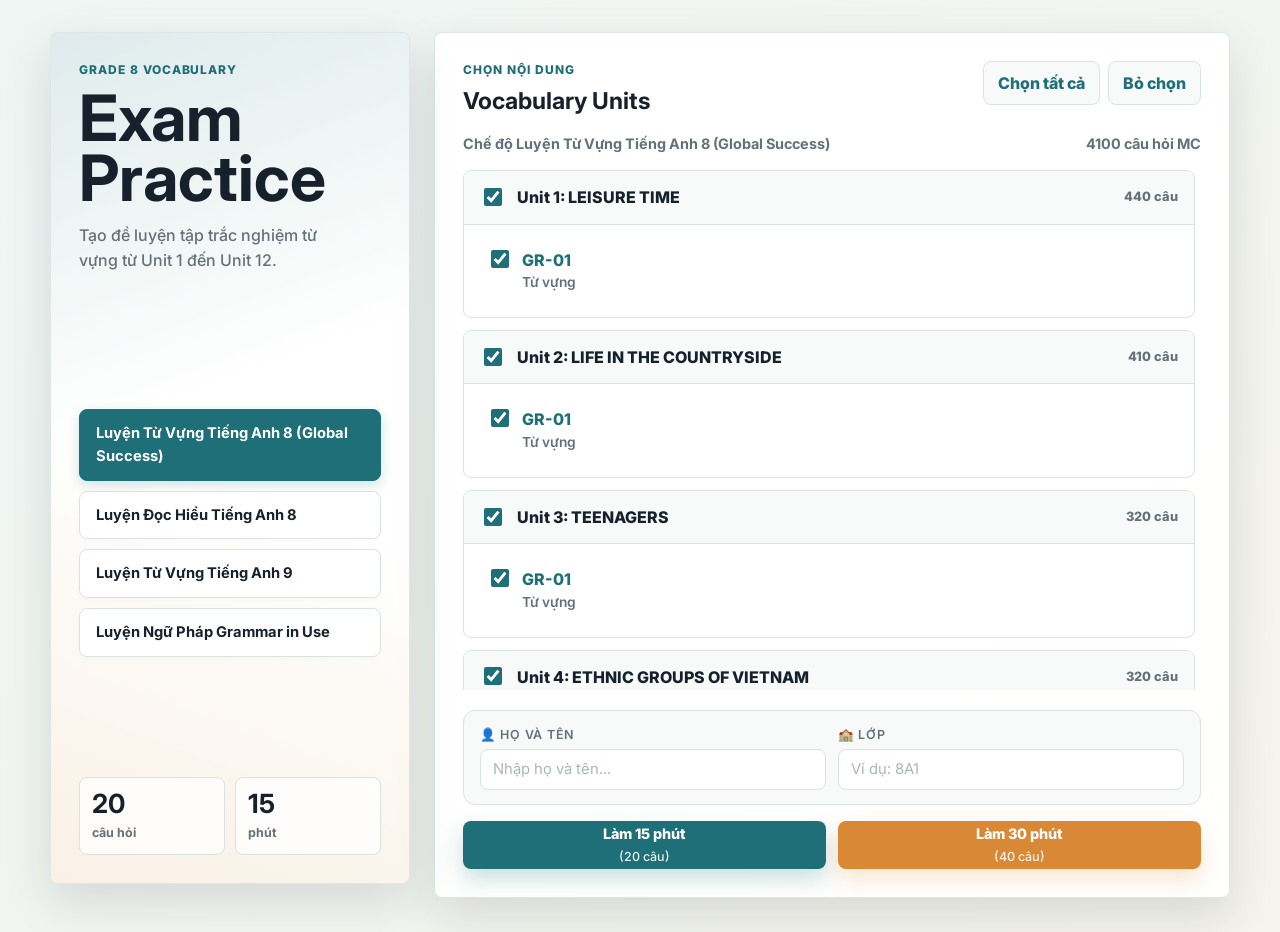
<file: index.html>
<!DOCTYPE html>
<html lang="vi" translate="no">
<head>
    <meta charset="UTF-8">
    <meta name="viewport" content="width=device-width, initial-scale=1.0">
    <meta name="google" content="notranslate">
    <title>Exam Practice</title>
    <link rel="preconnect" href="https://fonts.googleapis.com">
    <link rel="preconnect" href="https://fonts.gstatic.com" crossorigin>
    <link href="https://fonts.googleapis.com/css2?family=Inter:wght@400;500;600;700;800&display=swap" rel="stylesheet">
    <link rel="stylesheet" href="style.css">
</head>
<body>
    <main class="app-shell">
        <section class="brand-panel">
            <div>
                <p id="brand-eyebrow" class="eyebrow">Grade 8 English</p>
                <h1>Exam Practice</h1>
                <p id="brand-subtitle" class="subtitle">Đang tải cấu hình bộ đề...</p>
            </div>
            
            <div id="dataset-selector" class="mode-selector">
                <!-- Nút chọn bộ đề sẽ được render tự động bằng JS -->
            </div>
            
            <div class="stats-strip" aria-label="Thông tin đề luyện tập">
                <div>
                    <strong id="stat-questions">20</strong>
                    <span>câu hỏi</span>
                </div>
                <div id="reading-stat">
                    <strong id="stat-readings">2</strong>
                    <span>bài đọc</span>
                </div>
                <div>
                    <strong id="stat-duration">15</strong>
                    <span>phút</span>
                </div>
            </div>
        </section>



        <section class="workspace-panel">
            <div id="setup-screen" class="screen setup-screen">
                <div class="panel-heading">
                    <div>
                        <p class="eyebrow">Chọn nội dung</p>
                        <h2 id="setup-title">Grammar Points</h2>
                    </div>
                    <div class="selection-actions" aria-label="Thao tác chọn nhanh">
                        <button id="select-all-btn" class="ghost-btn" type="button">Chọn tất cả</button>
                        <button id="clear-all-btn" class="ghost-btn" type="button">Bỏ chọn</button>
                    </div>
                </div>

                <div class="selection-summary">
                    <span id="selection-count">Đang tải danh sách...</span>
                    <span id="question-pool-count"></span>
                </div>

                <div id="band-filter-container" class="band-filter-container" style="display: none; align-items: center; gap: 8px; margin: 12px 0 16px 0; padding: 10px 12px; background: var(--surface-soft); border: 1px solid var(--border); border-radius: 6px;">
                    <span style="font-size: 0.85rem; font-weight: 600; color: var(--muted); display: flex; align-items: center; gap: 4px;">
                        🎯 Độ khó / IELTS Band:
                    </span>
                    <select id="band-select" style="font-size: 0.85rem; font-weight: 600; padding: 6px 10px; border-radius: 6px; border: 1px solid var(--border); background: var(--surface); color: var(--ink); cursor: pointer; outline: none; transition: border-color 0.2s;">
                        <option value="all">Tất cả (Hỗn hợp)</option>
                    </select>
                </div>

                <div id="unified-selector" class="unified-selector" aria-live="polite"></div>

                <div class="student-info-form">
                    <div class="student-info-field">
                        <label for="student-name">👤 Họ và tên</label>
                        <input type="text" id="student-name" placeholder="Nhập họ và tên..." autocomplete="off" maxlength="80">
                    </div>
                    <div class="student-info-field">
                        <label for="student-class">🏫 Lớp</label>
                        <input type="text" id="student-class" placeholder="Ví dụ: 8A1" autocomplete="off" maxlength="20">
                    </div>
                </div>

                <div id="start-btn" style="display: flex; gap: 12px; margin-top: 16px; width: 100%;">
                    <button id="start-15-btn" class="primary-btn" type="button" style="flex: 1; padding: 0 10px; font-size: 0.9rem; min-height: 48px; border-radius: 8px; font-weight: 800;">Làm 15 phút<br><span style="font-size: 0.78rem; font-weight: 500; opacity: 0.9;">(20 câu)</span></button>
                    <button id="start-30-btn" class="primary-btn" type="button" style="flex: 1; padding: 0 10px; font-size: 0.9rem; min-height: 48px; border-radius: 8px; font-weight: 800; background: var(--accent); box-shadow: 0 10px 22px rgb(217 137 53 / 0.23);">Làm 30 phút<br><span style="font-size: 0.78rem; font-weight: 500; opacity: 0.9;">(40 câu)</span></button>
                </div>
            </div>

            <div id="exam-screen" class="screen exam-screen" hidden>
                <div class="exam-topbar">
                    <div>
                        <p class="eyebrow">Đang làm bài</p>
                        <h2 id="exam-title">Làm bài</h2>
                    </div>
                    <div class="exam-status">
                        <div id="timer-badge" class="timer-badge">20:00</div>
                        <div id="answered-badge" class="answered-badge">0/20 đã trả lời</div>
                    </div>
                </div>

                <div class="progress-bar" aria-hidden="true">
                    <div id="progress-fill" class="progress-fill"></div>
                </div>

                <div id="question-nav" class="question-nav" aria-label="Danh sách câu hỏi"></div>

                <article id="reading-area" class="reading-context" hidden></article>

                <article class="question-card">
                    <p id="question-meta" class="question-meta"></p>
                    <div id="question-instruction" style="font-style: italic; color: #4b5563; margin-bottom: 15px; font-weight: 500; display: none;"></div>
                    <h3 id="question-text" class="question-text">Loading question...</h3>
                    <img id="question-img" style="max-width: 100%; border-radius: 8px; margin: 15px 0; display: none;" />
                    <div id="options-list" class="options-list"></div>
                </article>

                <div class="nav-footer">
                    <button id="prev-btn" class="secondary-btn" type="button">Previous</button>
                    <div id="q-counter" class="q-counter" aria-hidden="true">1 / 20</div>
                    <button id="next-btn" class="secondary-btn next-btn" type="button">Câu tiếp theo</button>
                    <button id="submit-btn" class="primary-btn submit-btn" type="button" hidden>Nộp bài</button>
                </div>
            </div>

            <div id="result-screen" class="screen result-screen" hidden>
                <div class="result-hero">
                    <p class="eyebrow">Kết quả</p>
                    <h2>Exam Completed</h2>

                    <div id="result-student-card" class="result-student-card">
                        <div class="result-student-row">
                            <span class="result-student-icon">👤</span>
                            <span id="result-student-name" class="result-student-value">—</span>
                        </div>
                        <div class="result-student-row">
                            <span class="result-student-icon">🏫</span>
                            <span id="result-student-class" class="result-student-value">—</span>
                        </div>
                        <div class="result-meta-row">
                            <span id="result-datetime">—</span>
                            <span class="result-sep">·</span>
                            <span>Thời gian làm bài: <strong id="result-duration">—</strong></span>
                        </div>
                        <div id="result-unit-list" class="result-unit-list"></div>
                    </div>

                    <div class="score-circle">
                        <span id="final-score" class="score-value">0</span>
                        <span id="score-label-text" class="score-label">Đúng 0 câu</span>
                    </div>
                    <div id="result-attempt-summary" class="result-attempt-summary" aria-live="polite"></div>
                    <p id="result-msg" class="result-msg"></p>
                    <button id="new-exam-btn" class="primary-btn" type="button">Làm đề mới</button>
                </div>

                <section class="review-section">
                    <div class="panel-heading">
                        <div>
                            <p class="eyebrow">Xem lại</p>
                            <h2>Đáp án và giải thích</h2>
                        </div>
                    </div>
                    <div id="review-list" class="review-list"></div>
                </section>
            </div>
        </section>
    </main>

    <!-- Modal Cảnh báo gian lận (Tab switch detection warning) -->
    <div id="cheat-modal" class="modal-overlay" style="display: none;">
        <div class="modal-card">
            <div class="modal-icon">⚠️</div>
            <h2>Phát hiện chuyển tab!</h2>
            <p>Hệ thống phát hiện bạn đã rời khỏi màn hình làm bài thi.</p>
            <p id="cheat-penalty-text" class="modal-sub">Bạn bị phạt thêm 1 câu vào đề. Hãy tiếp tục làm bài.</p>
            <button id="cheat-reset-btn" class="primary-btn" type="button" style="width: 100%; min-height: 48px; font-weight: 800;">Tiếp tục làm bài</button>
        </div>
    </div>

    <script src="app.js"></script>
</body>
</html>
</file>
<file: style.css>
:root {
    --bg: #eef6f4;
    --surface: #ffffff;
    --surface-soft: #f7faf9;
    --ink: #17212b;
    --muted: #647178;
    --primary: #1f6f78;
    --primary-dark: #15555c;
    --accent: #d98935;
    --success: #16865c;
    --danger: #c24135;
    --border: #d9e4e1;
    --shadow: 0 18px 48px rgb(23 33 43 / 0.13);
}

* {
    box-sizing: border-box;
}

u {
    text-decoration: underline;
    text-underline-offset: 3px;
}

body {
    margin: 0;
    min-height: 100vh;
    font-family: Inter, system-ui, -apple-system, BlinkMacSystemFont, "Segoe UI", sans-serif;
    background:
        linear-gradient(135deg, rgb(238 246 244 / 0.92), rgb(247 244 235 / 0.88)),
        var(--bg);
    color: var(--ink);
    line-height: 1.55;
    -webkit-text-size-adjust: 100%;
}

button,
input {
    font: inherit;
}

button {
    border: 0;
}

.app-shell {
    width: min(1180px, calc(100% - 32px));
    margin: 32px auto;
    display: grid;
    grid-template-columns: minmax(280px, 360px) minmax(0, 1fr);
    gap: 24px;
}

.brand-panel,
.workspace-panel {
    background: rgb(255 255 255 / 0.92);
    border: 1px solid rgb(217 228 225 / 0.86);
    box-shadow: var(--shadow);
}

.brand-panel {
    position: sticky;
    top: 24px;
    min-height: 560px;
    max-height: calc(100vh - 48px);
    overflow-y: auto;
    border-radius: 8px;
    padding: 28px;
    display: flex;
    flex-direction: column;
    justify-content: space-between;
}

/* Custom scrollbar for brand-panel to look clean and premium */
.brand-panel::-webkit-scrollbar {
    width: 6px;
}
.brand-panel::-webkit-scrollbar-thumb {
    background: var(--border);
    border-radius: 3px;
}
.brand-panel::-webkit-scrollbar-track {
    background: transparent;
}

.brand-panel::before {
    content: "";
    position: absolute;
    inset: 0;
    background:
        linear-gradient(160deg, rgb(31 111 120 / 0.14), transparent 42%),
        linear-gradient(20deg, rgb(217 137 53 / 0.12), transparent 48%);
    pointer-events: none;
}

.brand-panel > * {
    position: relative;
}

.eyebrow {
    margin: 0 0 8px;
    color: var(--primary);
    font-size: 0.75rem;
    font-weight: 800;
    letter-spacing: 0.08em;
    text-transform: uppercase;
}

h1,
h2,
h3,
p {
    margin-top: 0;
}

h1 {
    margin-bottom: 14px;
    font-size: clamp(2.4rem, 5vw, 4rem);
    line-height: 0.95;
    letter-spacing: 0;
}

h2 {
    margin-bottom: 0;
    font-size: 1.45rem;
    line-height: 1.2;
}

.subtitle {
    max-width: 28ch;
    color: var(--muted);
    font-weight: 500;
}

.stats-strip {
    display: grid;
    grid-auto-flow: column;
    grid-auto-columns: 1fr;
    gap: 10px;
}

.stats-strip div {
    border: 1px solid var(--border);
    background: rgb(255 255 255 / 0.72);
    border-radius: 8px;
    padding: 12px;
}

.stats-strip strong {
    display: block;
    font-size: 1.65rem;
    line-height: 1;
}

.stats-strip span {
    display: block;
    margin-top: 6px;
    color: var(--muted);
    font-size: 0.78rem;
    font-weight: 700;
}

.workspace-panel {
    border-radius: 8px;
    min-height: 640px;
}

.screen {
    padding: 28px;
}

.panel-heading,
.exam-topbar {
    display: flex;
    align-items: flex-start;
    justify-content: space-between;
    gap: 18px;
    margin-bottom: 18px;
}

.selection-actions {
    display: flex;
    gap: 8px;
    flex-wrap: wrap;
    justify-content: flex-end;
}

.ghost-btn,
.secondary-btn,
.primary-btn {
    min-height: 44px;
    border-radius: 8px;
    cursor: pointer;
    font-weight: 800;
    transition: transform 0.18s ease, box-shadow 0.18s ease, background 0.18s ease, border-color 0.18s ease;
}

.ghost-btn {
    padding: 0 14px;
    background: var(--surface-soft);
    color: var(--primary);
    border: 1px solid var(--border);
}

.secondary-btn {
    padding: 0 18px;
    color: var(--ink);
    background: var(--surface);
    border: 1px solid var(--border);
}

.primary-btn {
    width: 100%;
    padding: 0 22px;
    color: #fff;
    background: var(--primary);
    box-shadow: 0 10px 22px rgb(31 111 120 / 0.23);
}

.primary-btn:disabled {
    cursor: not-allowed;
    opacity: 0.6;
}

.primary-btn:hover,
.secondary-btn:hover,
.ghost-btn:hover {
    transform: translateY(-1px);
}

.primary-btn:hover {
    background: var(--primary-dark);
}

.mode-selector {
    display: grid;
    grid-template-columns: 1fr;
    gap: 10px;
    margin-top: 1.5rem;
    margin-bottom: 1.5rem;
    width: 100%;
}

.dataset-btn {
    width: 100%;
    padding: 12px 16px;
    font-size: 0.92rem;
    font-weight: 700;
    text-align: left;
    border-radius: 8px;
    border: 1px solid var(--border);
    background: var(--surface);
    color: var(--ink);
    cursor: pointer;
    transition: all 0.2s cubic-bezier(0.4, 0, 0.2, 1);
    box-shadow: 0 2px 4px rgb(0 0 0 / 0.02);
}

.dataset-btn:hover {
    background: var(--surface-soft);
    border-color: var(--primary);
    transform: translateX(3px) !important;
}

.dataset-btn.active {
    background: var(--primary) !important;
    color: #ffffff !important;
    border-color: var(--primary) !important;
    box-shadow: 0 4px 12px rgb(31 111 120 / 0.2) !important;
}

#start-30-btn:hover {
    background: #c37624 !important;
}

.selection-summary {
    display: flex;
    align-items: center;
    justify-content: space-between;
    gap: 12px;
    margin-bottom: 14px;
    color: var(--muted);
    font-size: 0.9rem;
    font-weight: 700;
}

.unified-selector {
    max-height: 520px;
    overflow-y: auto;
    display: grid;
    gap: 12px;
    margin-bottom: 18px;
    padding-right: 6px;
}

.unit-group {
    border: 1px solid var(--border);
    border-radius: 8px;
    background: var(--surface);
    overflow: hidden;
}

.unit-header {
    display: grid;
    grid-template-columns: auto 1fr auto;
    gap: 12px;
    align-items: center;
    padding: 14px 16px;
    background: var(--surface-soft);
    border-bottom: 1px solid var(--border);
}

.unit-title {
    font-weight: 800;
}

.unit-count {
    color: var(--muted);
    font-size: 0.8rem;
    font-weight: 800;
}

.gr-list {
    display: grid;
    grid-template-columns: repeat(2, minmax(0, 1fr));
    gap: 8px;
    padding: 12px;
}

.checkbox-item {
    display: grid;
    grid-template-columns: auto 1fr;
    gap: 10px;
    align-items: start;
    min-height: 52px;
    padding: 10px;
    border: 1px solid transparent;
    border-radius: 8px;
    cursor: pointer;
}

.checkbox-item:hover {
    background: #f5faf8;
    border-color: var(--border);
}

.checkbox-item input,
.unit-header input {
    width: 18px;
    height: 18px;
    margin-top: 2px;
    accent-color: var(--primary);
    cursor: pointer;
}

.gr-code {
    color: var(--primary);
    font-weight: 800;
}

.gr-name {
    display: block;
    color: var(--muted);
    font-size: 0.86rem;
    font-weight: 600;
}

.exam-screen[hidden],
.result-screen[hidden],
.reading-context[hidden],
.submit-btn[hidden] {
    display: none;
}

.answered-badge {
    flex: 0 0 auto;
    min-height: 40px;
    display: grid;
    place-items: center;
    padding: 0 14px;
    border-radius: 8px;
    background: #fff4e7;
    color: #935719;
    font-weight: 800;
}

.exam-status {
    display: flex;
    align-items: center;
    justify-content: flex-end;
    gap: 8px;
    flex-wrap: wrap;
}

.timer-badge {
    min-height: 40px;
    display: grid;
    place-items: center;
    padding: 0 14px;
    border-radius: 8px;
    background: #eaf6f4;
    color: var(--primary);
    font-weight: 900;
    font-variant-numeric: tabular-nums;
}

.timer-badge.timer-warning {
    background: #fff0ef;
    color: var(--danger);
}

.progress-bar {
    height: 10px;
    overflow: hidden;
    border-radius: 999px;
    background: #e6eeec;
}

.progress-fill {
    width: 0%;
    height: 100%;
    border-radius: inherit;
    background: linear-gradient(90deg, var(--primary), var(--accent));
    transition: width 0.25s ease;
}

.question-nav {
    display: none;
}

.question-nav-btn {
    flex: 0 0 44px;
    width: 44px;
    min-height: 44px;
    aspect-ratio: auto;
    border-radius: 8px;
    border: 1px solid var(--border);
    background: var(--surface);
    color: var(--muted);
    cursor: pointer;
    font-weight: 800;
    scroll-snap-align: center;
}

.question-nav-btn.active {
    background: var(--primary);
    color: #fff;
    border-color: var(--primary);
}

.question-nav-btn.answered:not(.active) {
    background: #e9f7f0;
    color: var(--success);
    border-color: #bfe8d5;
}

.question-nav-btn.bonus {
    border-style: dashed;
}

.reading-context {
    margin-bottom: 18px;
    padding: 16px;
    border-radius: 8px;
    border: 1px solid #eed9bd;
    background: #fff8ee;
    max-width: 100%;
    overflow-x: hidden;
}

.reading-context h3 {
    margin-bottom: 8px;
    font-size: 1rem;
}

.reading-context p {
    margin-bottom: 0;
    white-space: pre-wrap;
    color: #4c4033;
    overflow-wrap: anywhere;
    word-break: break-word;
}

.question-card {
    border: 1px solid var(--border);
    border-radius: 8px;
    padding: 22px;
    background: var(--surface);
    max-width: 100%;
    overflow-x: hidden;
}

.question-meta {
    margin-bottom: 8px;
    color: var(--muted);
    font-size: 0.85rem;
    font-weight: 800;
}

.question-text {
    margin-bottom: 18px;
    font-size: 1.25rem;
    overflow-wrap: anywhere;
}

.options-list {
    display: grid;
    gap: 10px;
}

.option-btn {
    width: 100%;
    display: grid;
    grid-template-columns: 40px minmax(0, 1fr) auto;
    gap: 12px;
    align-items: center;
    min-height: 58px;
    padding: 10px 14px;
    border-radius: 8px;
    border: 1px solid var(--border);
    background: var(--surface-soft);
    color: var(--ink);
    text-align: left;
    cursor: pointer;
    -webkit-tap-highlight-color: transparent;
}

.option-btn:hover {
    border-color: var(--primary);
    background: #f1faf8;
}

.option-btn.selected {
    border-color: var(--primary);
    background: #eaf6f4;
    box-shadow: 0 0 0 2px rgb(31 111 120 / 0.12);
}

.option-btn.graded {
    cursor: default;
}

.option-btn.graded:hover {
    border-color: var(--border);
    background: var(--surface-soft);
}

.option-btn.correct-answer {
    border-color: #7ed6ab;
    background: #e8f8ef;
    color: #0f6b46;
    box-shadow: 0 0 0 2px rgb(22 134 92 / 0.1);
}

.option-btn.correct-answer .option-label {
    background: var(--success);
    color: #fff;
}

.option-btn.wrong-answer {
    border-color: #ef9a91;
    background: #fff0ef;
    color: #8d2b23;
}

.option-btn.wrong-answer .option-label {
    background: var(--danger);
    color: #fff;
}

.answer-marker {
    justify-self: end;
    padding: 5px 8px;
    border-radius: 999px;
    background: #dff4e9;
    color: var(--success);
    font-size: 0.76rem;
    font-weight: 900;
    white-space: nowrap;
}

.question-explanation {
    margin-top: 14px;
    padding: 14px 16px;
    border: 1px solid #c9e3db;
    border-left: 4px solid var(--primary);
    border-radius: 8px;
    background: #f0faf7;
    color: var(--ink);
}

.question-explanation[hidden] {
    display: none;
}

.question-explanation strong {
    display: block;
    margin-bottom: 6px;
    color: var(--primary);
    font-size: 0.88rem;
    font-weight: 900;
}

.question-explanation p {
    margin: 0;
    color: #31434a;
    font-size: 0.95rem;
    line-height: 1.55;
    overflow-wrap: anywhere;
}

.option-label {
    width: 34px;
    height: 34px;
    display: grid;
    place-items: center;
    border-radius: 999px;
    background: #e4ecea;
    color: var(--primary);
    font-weight: 900;
}

.option-btn.selected .option-label {
    background: var(--primary);
    color: #fff;
}

.nav-footer {
    display: grid;
    grid-template-columns: minmax(110px, 1fr) auto minmax(110px, 1fr);
    gap: 12px;
    align-items: center;
    margin-top: 18px;
}

.q-counter {
    display: none;
}

.submit-btn {
    grid-column: 3;
}

.next-btn {
    color: #fff;
    background: var(--accent);
    border-color: var(--accent);
    box-shadow: 0 10px 22px rgb(217 137 53 / 0.24);
}

.next-btn:hover {
    background: #c37624;
    border-color: #c37624;
}

.next-btn:disabled {
    cursor: not-allowed;
    opacity: 0.45;
    color: #6f7a80;
    background: #e2e8e6;
    border-color: #d5dfdc;
    box-shadow: none;
    transform: none;
}

.next-btn:disabled:hover {
    background: #e2e8e6;
    border-color: #d5dfdc;
    transform: none;
}

.result-hero {
    text-align: center;
    padding-bottom: 28px;
    border-bottom: 1px solid var(--border);
}

.score-circle {
    width: 172px;
    height: 172px;
    display: flex;
    flex-direction: column;
    justify-content: center;
    align-items: center;
    gap: 4px;
    margin: 24px auto 16px;
    border-radius: 999px;
    border: 10px solid #dceee7;
    background: #f7fbfa;
    padding: 8px;
    box-sizing: border-box;
}

.score-value {
    font-size: 1.7rem;
    line-height: 1.1;
    font-weight: 900;
    color: var(--primary);
    text-align: center;
}

.score-label {
    color: var(--muted);
    font-size: 0.8rem;
    font-weight: 800;
    text-align: center;
}

.result-msg {
    color: var(--muted);
    font-weight: 700;
}

.result-attempt-summary {
    display: grid;
    gap: 8px;
    width: min(100%, 380px);
    margin: 0 auto 16px;
    text-align: left;
}

.result-attempt-summary div {
    display: flex;
    align-items: center;
    justify-content: space-between;
    gap: 12px;
    padding: 9px 12px;
    border: 1px solid var(--border);
    border-radius: 8px;
    background: var(--surface-soft);
}

.result-attempt-summary span {
    color: var(--muted);
    font-size: 0.86rem;
    font-weight: 700;
}

.result-attempt-summary strong {
    color: var(--primary);
    font-size: 0.95rem;
    font-weight: 900;
    text-align: right;
}

.score-ten {
    margin-bottom: 8px;
    color: var(--primary);
    font-size: 1.05rem;
    font-weight: 900;
}

.review-section {
    padding-top: 24px;
}

.review-list {
    display: grid;
    gap: 12px;
}

.review-item {
    border: 1px solid var(--border);
    border-radius: 8px;
    padding: 16px;
    background: var(--surface);
}

.review-item.correct {
    border-color: #bfe8d5;
}

.review-item.incorrect {
    border-color: #f1c2bd;
}

.review-item h3 {
    margin-bottom: 10px;
    font-size: 1rem;
}

.review-status {
    display: inline-flex;
    margin-bottom: 10px;
    padding: 4px 8px;
    border-radius: 999px;
    font-size: 0.78rem;
    font-weight: 900;
}

.review-item.correct .review-status {
    background: #e9f7f0;
    color: var(--success);
}

.review-item.incorrect .review-status {
    background: #fff0ef;
    color: var(--danger);
}

.review-item p {
    margin-bottom: 8px;
}

.review-item p:last-child {
    margin-bottom: 0;
}

.review-explain {
    color: var(--muted);
}

.review-reading {
    margin: 12px 0;
    padding: 12px;
    border: 1px solid #eed9bd;
    border-radius: 8px;
    background: #fff8ee;
}

.review-reading h4 {
    margin: 0 0 8px;
    font-size: 0.95rem;
}

.review-reading p {
    margin: 0;
    white-space: pre-wrap;
    color: #4c4033;
}

@media (max-width: 900px) {
    body.exam-active .brand-panel,
    body.result-active .brand-panel {
        display: none;
    }

    .app-shell {
        width: min(760px, calc(100% - 24px));
        grid-template-columns: 1fr;
        margin: 16px auto;
        gap: 14px;
    }

    .brand-panel {
        position: static;
        min-height: auto;
        display: grid;
        grid-template-columns: minmax(0, 1fr) minmax(260px, 320px);
        grid-template-rows: auto auto;
        align-items: start;
        gap: 20px;
        padding: 24px;
    }

    .brand-panel > div:first-child {
        grid-column: 1;
        grid-row: 1;
    }

    .brand-panel .mode-selector {
        grid-column: 2;
        grid-row: 1 / span 2;
        margin: 0;
    }

    .brand-panel .stats-strip {
        grid-column: 1;
        grid-row: 2;
        align-self: end;
    }

    h1 {
        max-width: 8ch;
        font-size: 3rem;
    }

    .subtitle {
        margin-bottom: 0;
    }

    .workspace-panel {
        min-height: auto;
    }

    .exam-screen.screen {
        padding: 20px 24px 92px;
        overflow-x: hidden;
    }

    .exam-topbar {
        display: grid;
        grid-template-columns: minmax(0, 1fr) auto;
        align-items: center;
        gap: 12px;
        margin-bottom: 12px;
    }

    .exam-topbar .eyebrow {
        margin-bottom: 4px;
        font-size: 0.66rem;
    }

    .exam-topbar h2 {
        font-size: 1.35rem;
    }

    .answered-badge,
    .timer-badge {
        min-height: 36px;
        padding: 0 12px;
        font-size: 0.9rem;
        white-space: nowrap;
    }

    .progress-bar {
        height: 8px;
    }

    .unified-selector {
        max-height: 58vh;
    }

    .question-nav {
        display: flex;
        grid-template-columns: none;
        overflow-x: auto;
        overscroll-behavior-x: contain;
        scroll-snap-type: x proximity;
        gap: 8px;
        margin: 12px 0;
        padding: 0 0 4px;
        scrollbar-width: none;
    }

    .question-nav::-webkit-scrollbar {
        display: none;
    }

    .question-nav-btn {
        flex: 0 0 44px;
        width: 44px;
        min-height: 44px;
        aspect-ratio: auto;
        scroll-snap-align: center;
    }

    .reading-context {
        margin-bottom: 12px;
        padding: 12px 14px;
        overflow-y: visible;
        font-size: 0.92rem;
        line-height: 1.48;
    }

    .reading-context h3 {
        margin-bottom: 6px;
        font-size: 0.95rem;
    }

    .question-card {
        padding: 16px;
    }

    .question-meta {
        margin-bottom: 6px;
        font-size: 0.78rem;
    }

    .question-text {
        margin-bottom: 14px;
        font-size: 1.1rem;
        line-height: 1.38;
    }

    .options-list {
        gap: 8px;
    }

    .option-btn {
        grid-template-columns: 36px minmax(0, 1fr);
        min-height: 52px;
        padding: 8px 12px;
        gap: 10px;
    }

    .answer-marker {
        grid-column: 2;
        justify-self: start;
        white-space: normal;
    }

    .option-label {
        width: 30px;
        height: 30px;
    }

    .nav-footer {
        position: fixed;
        bottom: 0;
        left: max(12px, calc((100vw - 760px) / 2));
        right: max(12px, calc((100vw - 760px) / 2));
        z-index: 4;
        grid-template-columns: minmax(90px, 1fr) auto minmax(90px, 1fr);
        margin: 0;
        padding: 10px 24px calc(10px + env(safe-area-inset-bottom));
        background: rgb(255 255 255 / 0.96);
        border-top: 1px solid var(--border);
        border-left: 1px solid var(--border);
        border-right: 1px solid var(--border);
        border-radius: 8px 8px 0 0;
        backdrop-filter: blur(10px);
    }

    .q-counter {
        min-width: 58px;
        text-align: center;
    }
}

@media (max-width: 640px) {
    .app-shell {
        width: 100%;
        margin: 0;
        gap: 0;
    }

    .brand-panel,
    .workspace-panel {
        border-radius: 0;
        border-left: 0;
        border-right: 0;
    }

    .brand-panel,
    .screen {
        padding: 18px 20px;
    }

    .brand-panel {
        display: grid;
        grid-template-columns: 1fr;
        gap: 16px;
        min-height: auto;
        box-shadow: none;
    }

    .brand-panel > div:first-child {
        grid-column: auto;
        grid-row: auto;
    }

    .brand-panel .mode-selector {
        grid-column: auto;
        grid-row: auto;
    }

    .brand-panel .stats-strip {
        grid-column: auto;
        grid-row: auto;
        align-self: auto;
    }

    .workspace-panel {
        box-shadow: none;
    }

    .eyebrow {
        font-size: 0.68rem;
    }

    h1 {
        max-width: none;
        margin-bottom: 10px;
        font-size: 2.35rem;
        line-height: 1;
    }

    h2 {
        font-size: 1.35rem;
    }

    .subtitle {
        max-width: 34ch;
        margin-bottom: 0;
        font-size: 0.95rem;
    }

    .panel-heading,
    .exam-topbar,
    .selection-summary {
        display: grid;
    }

    .panel-heading,
    .exam-topbar {
        gap: 12px;
        margin-bottom: 14px;
    }

    .selection-actions {
        display: grid;
        grid-template-columns: 1fr 1fr;
        justify-content: stretch;
    }

    .selection-actions .ghost-btn {
        width: 100%;
        padding: 0 10px;
        white-space: normal;
    }

    .stats-strip {
        grid-auto-flow: column;
        grid-auto-columns: 1fr;
        gap: 8px;
    }

    .stats-strip div {
        min-width: 0;
        padding: 10px;
    }

    .stats-strip strong {
        font-size: 1.55rem;
    }

    .stats-strip span {
        font-size: 0.75rem;
        overflow-wrap: anywhere;
    }

    .gr-list {
        grid-template-columns: 1fr;
    }

    .selection-summary {
        gap: 6px;
        font-size: 0.86rem;
    }

    .unified-selector {
        max-height: none;
        overflow: visible;
        padding-right: 0;
        gap: 10px;
    }

    .unit-header {
        grid-template-columns: auto 1fr;
        padding: 12px;
        gap: 10px;
    }

    .unit-count {
        grid-column: 2;
    }

    .checkbox-item {
        min-height: 48px;
        padding: 10px 8px;
    }

    .primary-btn,
    .secondary-btn,
    .ghost-btn {
        min-height: 48px;
    }

    #start-btn {
        position: sticky;
        bottom: 12px;
        z-index: 5;
        margin-top: 6px;
    }

    .setup-screen {
        padding-bottom: 88px;
    }

    .exam-screen.screen {
        padding: 12px 14px 82px;
    }

    .exam-topbar {
        grid-template-columns: 1fr;
        gap: 8px;
        margin-bottom: 10px;
    }

    .exam-topbar h2 {
        font-size: 1.25rem;
    }

    .exam-status {
        justify-content: flex-start;
    }

    .answered-badge,
    .timer-badge {
        width: auto;
        justify-self: start;
        min-height: 34px;
        padding: 0 10px;
        font-size: 0.86rem;
    }

    .progress-bar {
        height: 7px;
    }

    .question-nav {
        gap: 7px;
        margin: 10px -2px 12px;
        max-width: calc(100vw - 24px);
    }

    .question-nav-btn {
        flex-basis: 40px;
        width: 40px;
        min-height: 40px;
        border-radius: 7px;
    }

    .reading-context {
        margin-bottom: 10px;
        padding: 10px 12px;
        font-size: 0.88rem;
        line-height: 1.42;
    }

    .reading-context h3 {
        font-size: 0.9rem;
    }

    .question-card {
        padding: 12px;
    }

    .question-meta {
        margin-bottom: 4px;
        font-size: 0.76rem;
    }

    .question-text {
        margin-bottom: 10px;
        font-size: 1rem;
        line-height: 1.35;
    }

    .option-btn {
        grid-template-columns: 32px minmax(0, 1fr);
        min-height: 48px;
        padding: 8px 10px;
        gap: 8px;
    }

    .option-label {
        width: 28px;
        height: 28px;
        font-size: 0.82rem;
    }

    .nav-footer {
        grid-template-columns: minmax(86px, 1fr) auto minmax(86px, 1fr);
        position: fixed;
        bottom: 0;
        left: 0;
        right: 0;
        z-index: 4;
        gap: 8px;
        margin: 0;
        padding: 8px 14px calc(8px + env(safe-area-inset-bottom));
        background: rgb(255 255 255 / 0.96);
        border-top: 1px solid var(--border);
        border-left: 0;
        border-right: 0;
        border-radius: 0;
        backdrop-filter: blur(10px);
    }

    .q-counter {
        grid-column: auto;
        grid-row: auto;
        min-width: 52px;
        text-align: center;
        font-size: 0.9rem;
    }

    .submit-btn {
        grid-column: 3;
    }

    .score-circle {
        width: 136px;
        height: 136px;
        border-width: 8px;
    }

    .score-value {
        font-size: 2.75rem;
    }

    .review-item {
        padding: 14px;
    }
}

@media (max-width: 380px) {
    .brand-panel,
    .screen {
        padding-left: 16px;
        padding-right: 16px;
    }

    h1 {
        font-size: 2.1rem;
    }

    .question-nav {
        gap: 6px;
    }

    .question-nav-btn {
        flex-basis: 38px;
        width: 38px;
        min-height: 38px;
    }

    .nav-footer {
        margin-left: -14px;
        margin-right: -14px;
        padding-left: 14px;
        padding-right: 14px;
    }
}

/* Cấm bôi đen văn bản trong phòng thi để chống sao chép đề */
body.exam-active {
    user-select: none !important;
    -webkit-user-select: none !important;
    -moz-user-select: none !important;
    -ms-user-select: none !important;
}

/* Modal cảnh báo gian lận cao cấp */
.modal-overlay {
    position: fixed;
    top: 0;
    left: 0;
    width: 100%;
    height: 100%;
    background: rgba(15, 23, 42, 0.75);
    backdrop-filter: blur(12px);
    z-index: 9999;
    display: none;
    align-items: center;
    justify-content: center;
    animation: modalFadeIn 0.3s ease forwards;
}

.modal-card {
    background: var(--surface);
    border: 1px solid var(--border);
    border-radius: 16px;
    padding: 36px 32px;
    max-width: 460px;
    width: calc(100% - 32px);
    text-align: center;
    box-shadow: 0 25px 50px -12px rgb(0 0 0 / 0.4);
    animation: modalScaleUp 0.35s cubic-bezier(0.34, 1.56, 0.64, 1) forwards;
}

.modal-icon {
    font-size: 3.8rem;
    margin-bottom: 16px;
    animation: modalPulse 1.8s infinite ease-in-out;
}

.modal-card h2 {
    color: var(--danger) !important;
    font-size: 1.65rem;
    font-weight: 800;
    margin-bottom: 12px;
    letter-spacing: -0.02em;
}

.modal-card p {
    color: var(--ink);
    font-size: 0.98rem;
    line-height: 1.55;
    margin-bottom: 10px;
}

.modal-card p.modal-sub {
    color: var(--muted);
    font-size: 0.88rem;
    margin-bottom: 26px;
}

@keyframes modalFadeIn {
    from { opacity: 0; }
    to { opacity: 1; }
}

@keyframes modalScaleUp {
    from { transform: scale(0.92); opacity: 0; }
    to { transform: scale(1); opacity: 1; }
}

@keyframes modalPulse {
    0% { transform: scale(1); }
    50% { transform: scale(1.08); }
    100% { transform: scale(1); }
}

/* ===== STUDENT INFO FORM (Setup Screen) ===== */
.student-info-form {
    display: flex;
    gap: 12px;
    margin-top: 20px;
    width: 100%;
    background: var(--surface-soft);
    border: 1.5px solid var(--border);
    border-radius: 12px;
    padding: 14px 16px;
    flex-wrap: wrap;
}

.student-info-field {
    flex: 1;
    min-width: 130px;
    display: flex;
    flex-direction: column;
    gap: 5px;
}

.student-info-field label {
    font-size: 0.78rem;
    font-weight: 600;
    color: var(--muted);
    text-transform: uppercase;
    letter-spacing: 0.06em;
}

.student-info-field input {
    width: 100%;
    border: 1.5px solid var(--border);
    border-radius: 8px;
    padding: 8px 12px;
    font-size: 0.93rem;
    font-weight: 500;
    color: var(--ink);
    background: var(--surface);
    transition: border-color 0.18s, box-shadow 0.18s;
    outline: none;
}

.student-info-field input:focus {
    border-color: var(--primary);
    box-shadow: 0 0 0 3px rgb(31 111 120 / 0.12);
}

.student-info-field input::placeholder {
    color: #aab5bb;
    font-weight: 400;
}

/* ===== RESULT STUDENT CARD (Result Screen) ===== */
.result-student-card {
    background: var(--surface-soft);
    border: 1.5px solid var(--border);
    border-radius: 14px;
    padding: 14px 20px;
    margin: 16px 0 4px;
    width: 100%;
    max-width: 380px;
    display: flex;
    flex-direction: column;
    gap: 8px;
    text-align: left;
}

.result-student-row {
    display: flex;
    align-items: center;
    gap: 10px;
}

.result-student-icon {
    font-size: 1rem;
    flex-shrink: 0;
}

.result-student-value {
    font-size: 0.97rem;
    font-weight: 600;
    color: var(--ink);
}

.result-meta-row {
    display: flex;
    align-items: center;
    gap: 7px;
    font-size: 0.82rem;
    color: var(--muted);
    border-top: 1px solid var(--border);
    padding-top: 8px;
    margin-top: 2px;
    flex-wrap: wrap;
}

.result-sep {
    opacity: 0.4;
}

.result-meta-row strong {
    color: var(--primary);
    font-weight: 700;
}

.result-unit-list {
    display: grid;
    gap: 6px;
    border-top: 1px solid var(--border);
    padding-top: 8px;
    margin-top: 2px;
}

.result-unit-list span {
    color: var(--muted);
    font-size: 0.78rem;
    font-weight: 800;
    text-transform: uppercase;
    letter-spacing: 0.06em;
}

.result-unit-list strong {
    color: var(--ink);
    font-size: 0.9rem;
    line-height: 1.4;
    font-weight: 700;
}

.question-nav {
    display: none !important;
}
</file>
